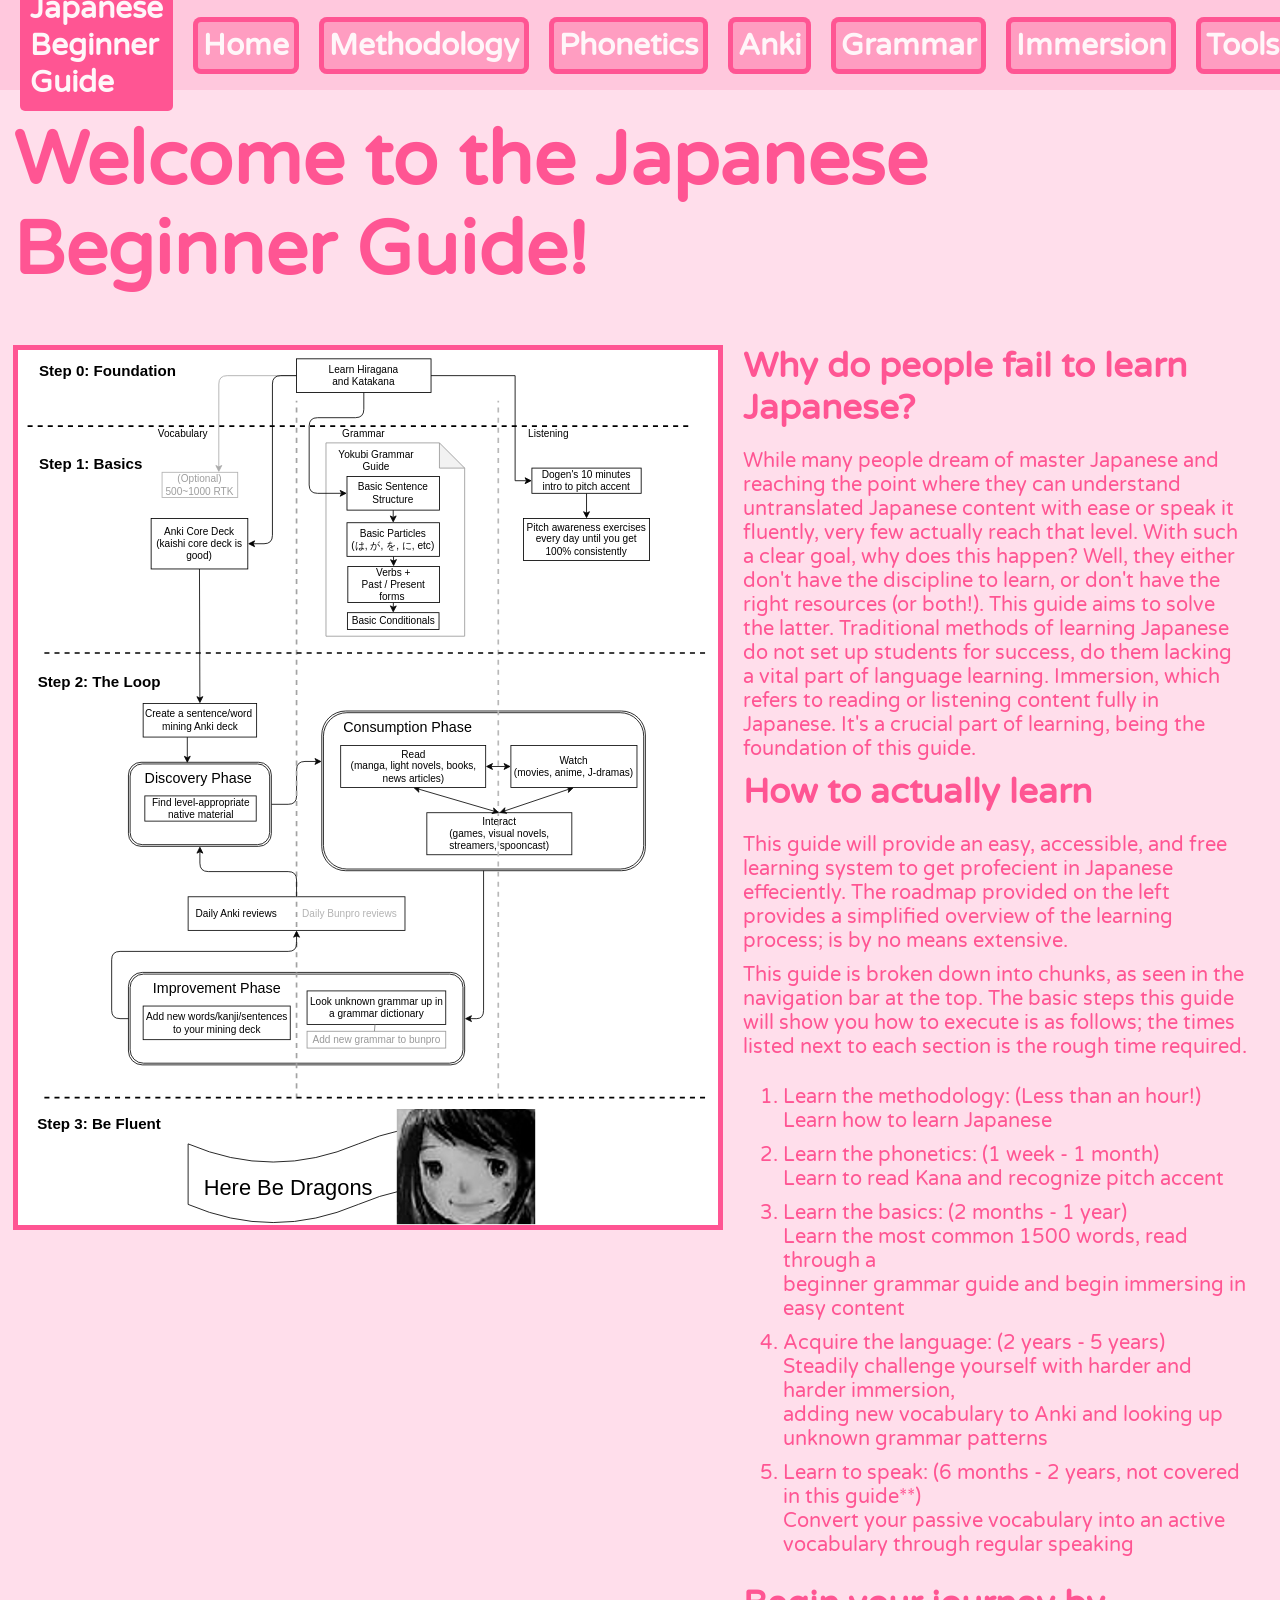
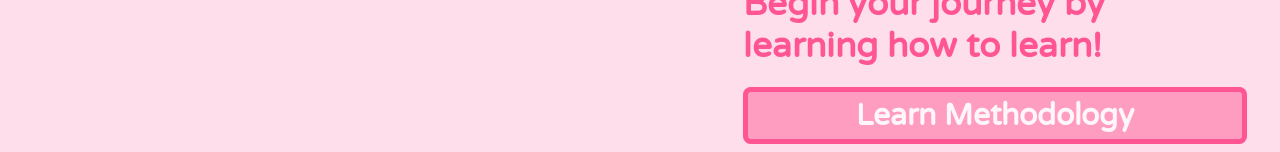
<file: index.html>
<!DOCTYPE html>
<html lang="en">
<head>
    <meta charset="UTF-8">
    <meta name="viewport" content="width=device-width, initial-scale=1.0">
    <title>Japanese Beginner Guide</title>
    <link rel="stylesheet" href="style.css">
    <link rel="preconnect" href="https://fonts.googleapis.com">
    <link rel="preconnect" href="https://fonts.gstatic.com" crossorigin>
    <link href="https://fonts.googleapis.com/css2?family=Varela+Round&display=swap" rel="stylesheet">

</head>
<body>
    <nav>
        <div class="title-box">
            <span class="website-title">Japanese Beginner Guide</span>
        </div>
        <button class="page-button"><a href="index.html" class="page-link">Home</a></button>
        <button class="page-button"><a href="methodology.html" class="page-link">Methodology</a></button>
        <button class="page-button"><a href="phonetics.html" class="page-link">Phonetics</a></button>
        <button class="page-button"><a href="anki.html" class="page-link">Anki</a></button>
        <button class="page-button"><a href="grammar.html" class="page-link">Grammar</a></button>
        <button class="page-button"><a href="immersion.html" class="page-link">Immersion</a></button>
        <button class="page-button"><a href="tools.html" class="page-link">Tools</a></button>
    </nav>

    <div id="content">

        <h1>Welcome to the Japanese Beginner Guide!</h1>
        <div class="content-box">
            <div class="content-image-box">
                <img class="roadmap" src="assets/japanese_learning_loop.svg" alt="Japanese learning loop roadmap.">
            </div>

            <div class="content-text-box">

                <h2>Why do people fail to learn Japanese?</h2>
                <p>While many people dream of master Japanese and reaching the point where they can understand untranslated Japanese content with ease or speak it fluently, very few actually reach that level. With such a clear goal, why does this happen? Well, they either don't have the discipline to learn, or don't have the right resources (or both!). This guide aims to solve the latter. Traditional methods of learning Japanese do not set up students for success, do them lacking a vital part of language learning. Immersion, which refers to reading or listening content fully in Japanese. It's a crucial part of learning, being the foundation of this guide.</p>

                <h2>How to actually learn</h2>
                <p>This guide will provide an easy, accessible, and free learning system to get profecient in Japanese effeciently. The roadmap provided on the left provides a simplified overview of the learning process; is by no means extensive.</p>
                <p>This guide is broken down into chunks, as seen in the navigation bar at the top. The basic steps this guide will show you how to execute is as follows; the times listed next to each section is the rough time required.</p>

                <ol>
                    <li>Learn the methodology: (Less than an hour!) <br>
                    Learn how to learn Japanese</li>

                    <li>Learn the phonetics: (1 week - 1 month) <br>
                    Learn to read Kana and recognize pitch accent</li>

                    <li>Learn the basics: (2 months - 1 year) <br>
                    Learn the most common 1500 words, read through a <br>
                    beginner grammar guide and begin immersing in easy content</li>

                    <li>Acquire the language: (2 years - 5 years) <br>
                    Steadily challenge yourself with harder and harder immersion, <br>
                    adding new vocabulary to Anki and looking up unknown grammar patterns</li>

                    <li>Learn to speak: (6 months - 2 years, not covered in this guide**) <br>
                    Convert your passive vocabulary into an active vocabulary through regular speaking</li>
                </ol>

                <h2>Begin your journey by learning how to learn!</h2>
                <button class="page-button"><a href="methodology.html" class="page-link">Learn Methodology</a></button>
            </div>
        </div>  
    </div>

</body>
</html>
</file>
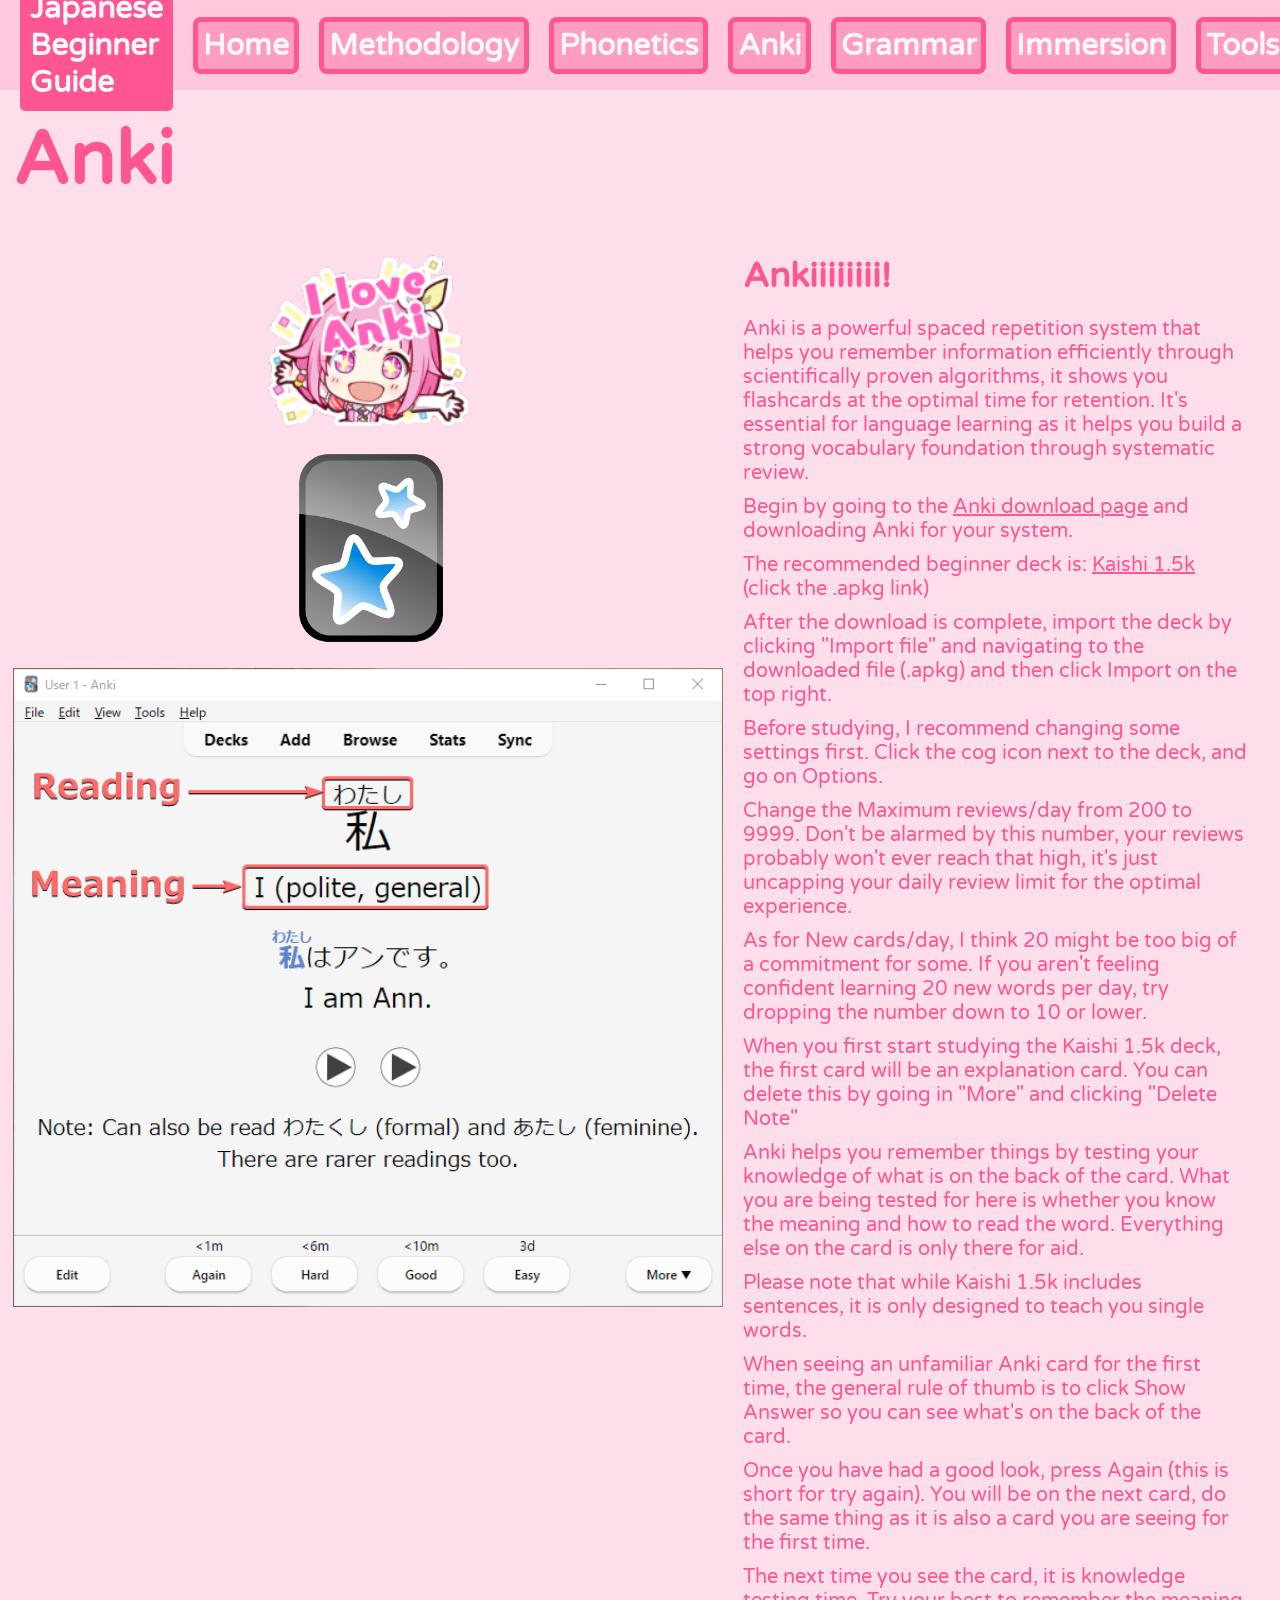
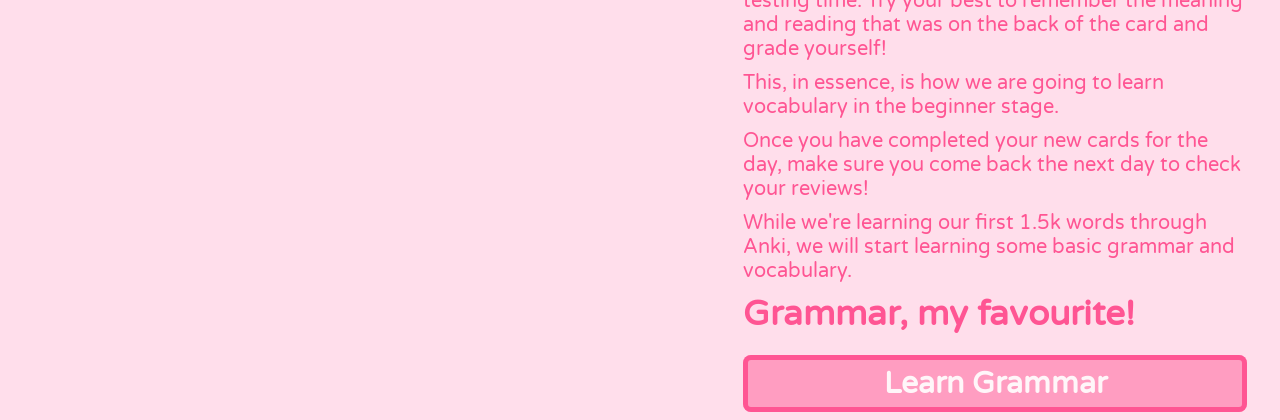
<file: anki.html>
<!DOCTYPE html>
<html lang="en">
<head>
    <meta charset="UTF-8">
    <meta name="viewport" content="width=device-width, initial-scale=1.0">
    <title>Japanese Beginner Guide - Anki</title>
    <link rel="stylesheet" href="style.css">
    <link rel="preconnect" href="https://fonts.googleapis.com">
    <link rel="preconnect" href="https://fonts.gstatic.com" crossorigin>
    <link href="https://fonts.googleapis.com/css2?family=Varela+Round&display=swap" rel="stylesheet">
</head>

<body>
    <nav>
        <div class="title-box">
            <span class="website-title">Japanese Beginner Guide</span>
        </div>

        <button class="page-button"><a href="index.html" class="page-link">Home</a></button>
        <button class="page-button"><a href="methodology.html" class="page-link">Methodology</a></button>
        <button class="page-button"><a href="phonetics.html" class="page-link">Phonetics</a></button>
        <button class="page-button"><a href="anki.html" class="page-link">Anki</a></button>
        <button class="page-button"><a href="grammar.html" class="page-link">Grammar</a></button>
        <button class="page-button"><a href="immersion.html" class="page-link">Immersion</a></button>
        <button class="page-button"><a href="tools.html" class="page-link">Tools</a></button>
    </nav>

    <div id="content">

        <h1>Anki</h1>
        <div class="content-box">

            <div class="content-image-box">
                <img class="smaller-image" src="assets/i-love-anki.png" alt="Illustration of an anime character saying 'I love Anki!'">
                <img class="smaller-image" src="assets/Anki-icon.svg.png" alt="Picture of the Anki logo">
                <img src="assets/ankikaishi.png" alt="">
            </div>

            <div class="content-text-box">
                <h2>Ankiiiiiiii!</h2>
                <p>Anki is a powerful spaced repetition system that helps you remember information efficiently through scientifically proven algorithms, it shows you flashcards at the optimal time for retention. It's essential for language learning as it helps you build a strong vocabulary foundation through systematic review.</p>
                <p>Begin by going to the <a href="https://apps.ankiweb.net">Anki download page</a> and downloading Anki for your system.</p>
                <p>The recommended beginner deck is: <a href="https://github.com/donkuri/Kaishi/releases">Kaishi 1.5k</a> (click the .apkg link)</p>
                <p>After the download is complete, import the deck by clicking "Import file" and navigating to the downloaded file (.apkg) and then click Import on the top right.</p>
                <p>Before studying, I recommend changing some settings first. Click the cog icon next to the deck, and go on Options.</p>
                <p>Change the Maximum reviews/day from 200 to 9999. Don't be alarmed by this number, your reviews probably won't ever reach that high, it's just uncapping your daily review limit for the optimal experience.</p>
                <p>As for New cards/day, I think 20 might be too big of a commitment for some. If you aren't feeling confident learning 20 new words per day, try dropping the number down to 10 or lower.</p>
                <p>When you first start studying the Kaishi 1.5k deck, the first card will be an explanation card. You can delete this by going in "More" and clicking "Delete Note"</p>
                <p>Anki helps you remember things by testing your knowledge of what is on the back of the card. What you are being tested for here is whether you know the meaning and how to read the word. Everything else on the card is only there for aid.</p>
                <p>Please note that while Kaishi 1.5k includes sentences, it is only designed to teach you single words.</p>
                <p>When seeing an unfamiliar Anki card for the first time, the general rule of thumb is to click Show Answer so you can see what's on the back of the card.</p>
                <p>Once you have had a good look, press Again (this is short for try again). You will be on the next card, do the same thing as it is also a card you are seeing for the first time.</p>
                <p>The next time you see the card, it is knowledge testing time. Try your best to remember the meaning and reading that was on the back of the card and grade yourself!</p>
                <p>This, in essence, is how we are going to learn vocabulary in the beginner stage.</p>
                <p>Once you have completed your new cards for the day, make sure you come back the next day to check your reviews!</p>
                <p>While we're learning our first 1.5k words through Anki, we will start learning some basic grammar and vocabulary.</p>


                <h2>Grammar, my favourite!</h2>
                <button class="page-button"><a href="grammar.html" class="page-link">Learn Grammar</a></button>
            </div>
        </div>   
    </div>

</body>
</html>
</file>
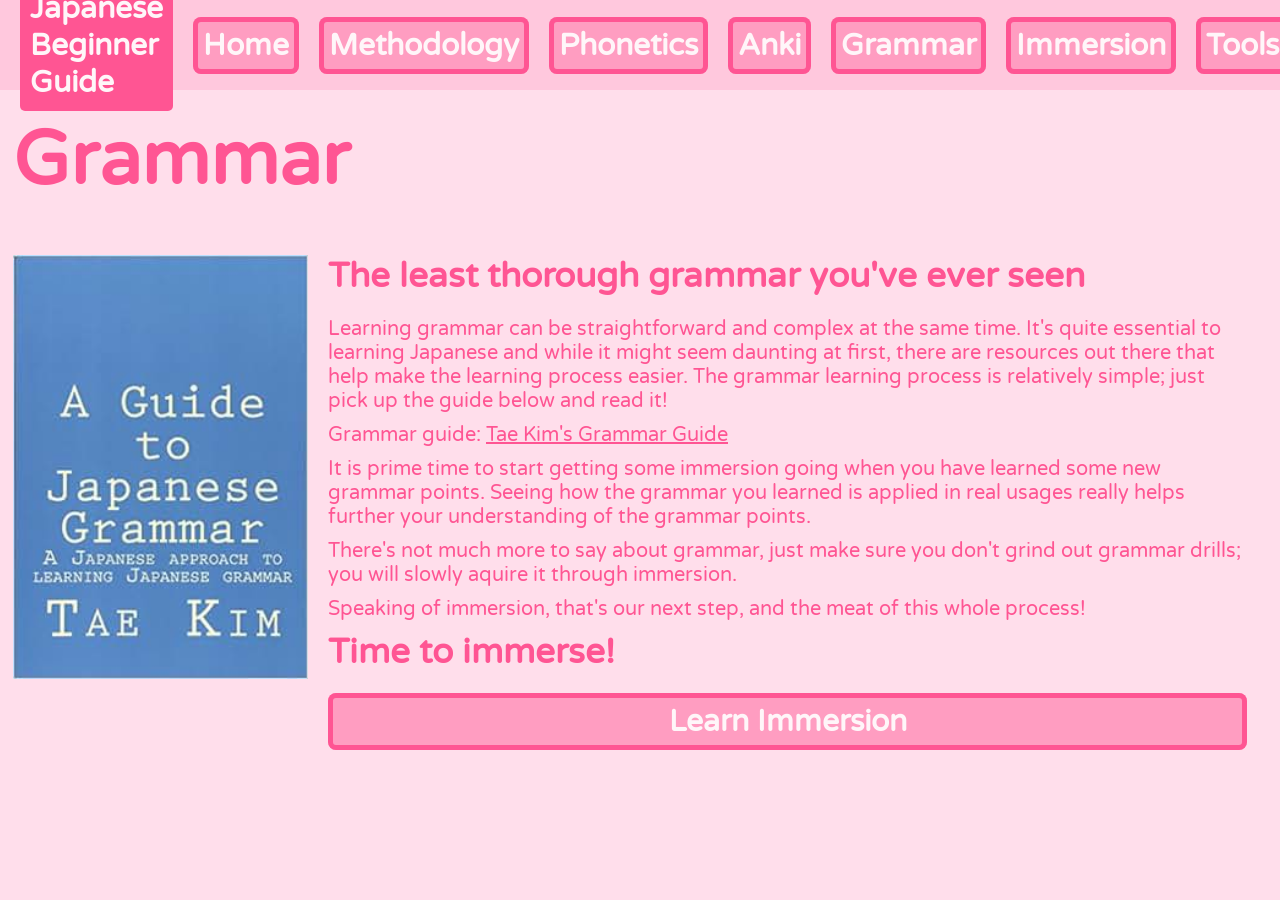
<file: grammar.html>
<!DOCTYPE html>
<html lang="en">
<head>
    <meta charset="UTF-8">
    <meta name="viewport" content="width=device-width, initial-scale=1.0">
    <title>Japanese Beginner Guide - Grammar</title>
    <link rel="stylesheet" href="style.css">
    <link rel="preconnect" href="https://fonts.googleapis.com">
    <link rel="preconnect" href="https://fonts.gstatic.com" crossorigin>
    <link href="https://fonts.googleapis.com/css2?family=Varela+Round&display=swap" rel="stylesheet">
</head>

<body>
    <nav>
        <div class="title-box">
            <span class="website-title">Japanese Beginner Guide</span>
        </div>

        <button class="page-button"><a href="index.html" class="page-link">Home</a></button>
        <button class="page-button"><a href="methodology.html" class="page-link">Methodology</a></button>
        <button class="page-button"><a href="phonetics.html" class="page-link">Phonetics</a></button>
        <button class="page-button"><a href="anki.html" class="page-link">Anki</a></button>
        <button class="page-button"><a href="grammar.html" class="page-link">Grammar</a></button>
        <button class="page-button"><a href="immersion.html" class="page-link">Immersion</a></button>
        <button class="page-button"><a href="tools.html" class="page-link">Tools</a></button>
    </nav>

    <div id="content">

        <h1>Grammar</h1>
        <div class="content-box">
            <div class="content-image-box">
                <img class="tae-kim-guide" src="assets/tae-kim-guide.jpg" alt="Cover of Tae Kim's Grammar Guide Book">
            </div>

            <div class="content-text-box">
                <h2>The least thorough grammar you've ever seen</h2>
                <p>Learning grammar can be straightforward and complex at the same time. It's quite essential to learning Japanese and while it might seem daunting at first, there are resources out there that help make the learning process easier. The grammar learning process is relatively simple; just pick up the guide below and read it!</p>
                <p>Grammar guide: <a href="https://guidetojapanese.org/learn/category/grammar-guide/basic-grammar/">Tae Kim's Grammar Guide</a></p>
                <p>It is prime time to start getting some immersion going when you have learned some new grammar points. Seeing how the grammar you learned is applied in real usages really helps further your understanding of the grammar points.</p>
                <p>There's not much more to say about grammar, just make sure you don't grind out grammar drills; you will slowly aquire it through immersion.</p>
                <p>Speaking of immersion, that's our next step, and the meat of this whole process!</p>
                <h2>Time to immerse!</h2>
                <button class="page-button"><a href="immersion.html" class="page-link">Learn Immersion</a></button>
            </div>
        </div>
    </div>

</body>
</html>
</file>
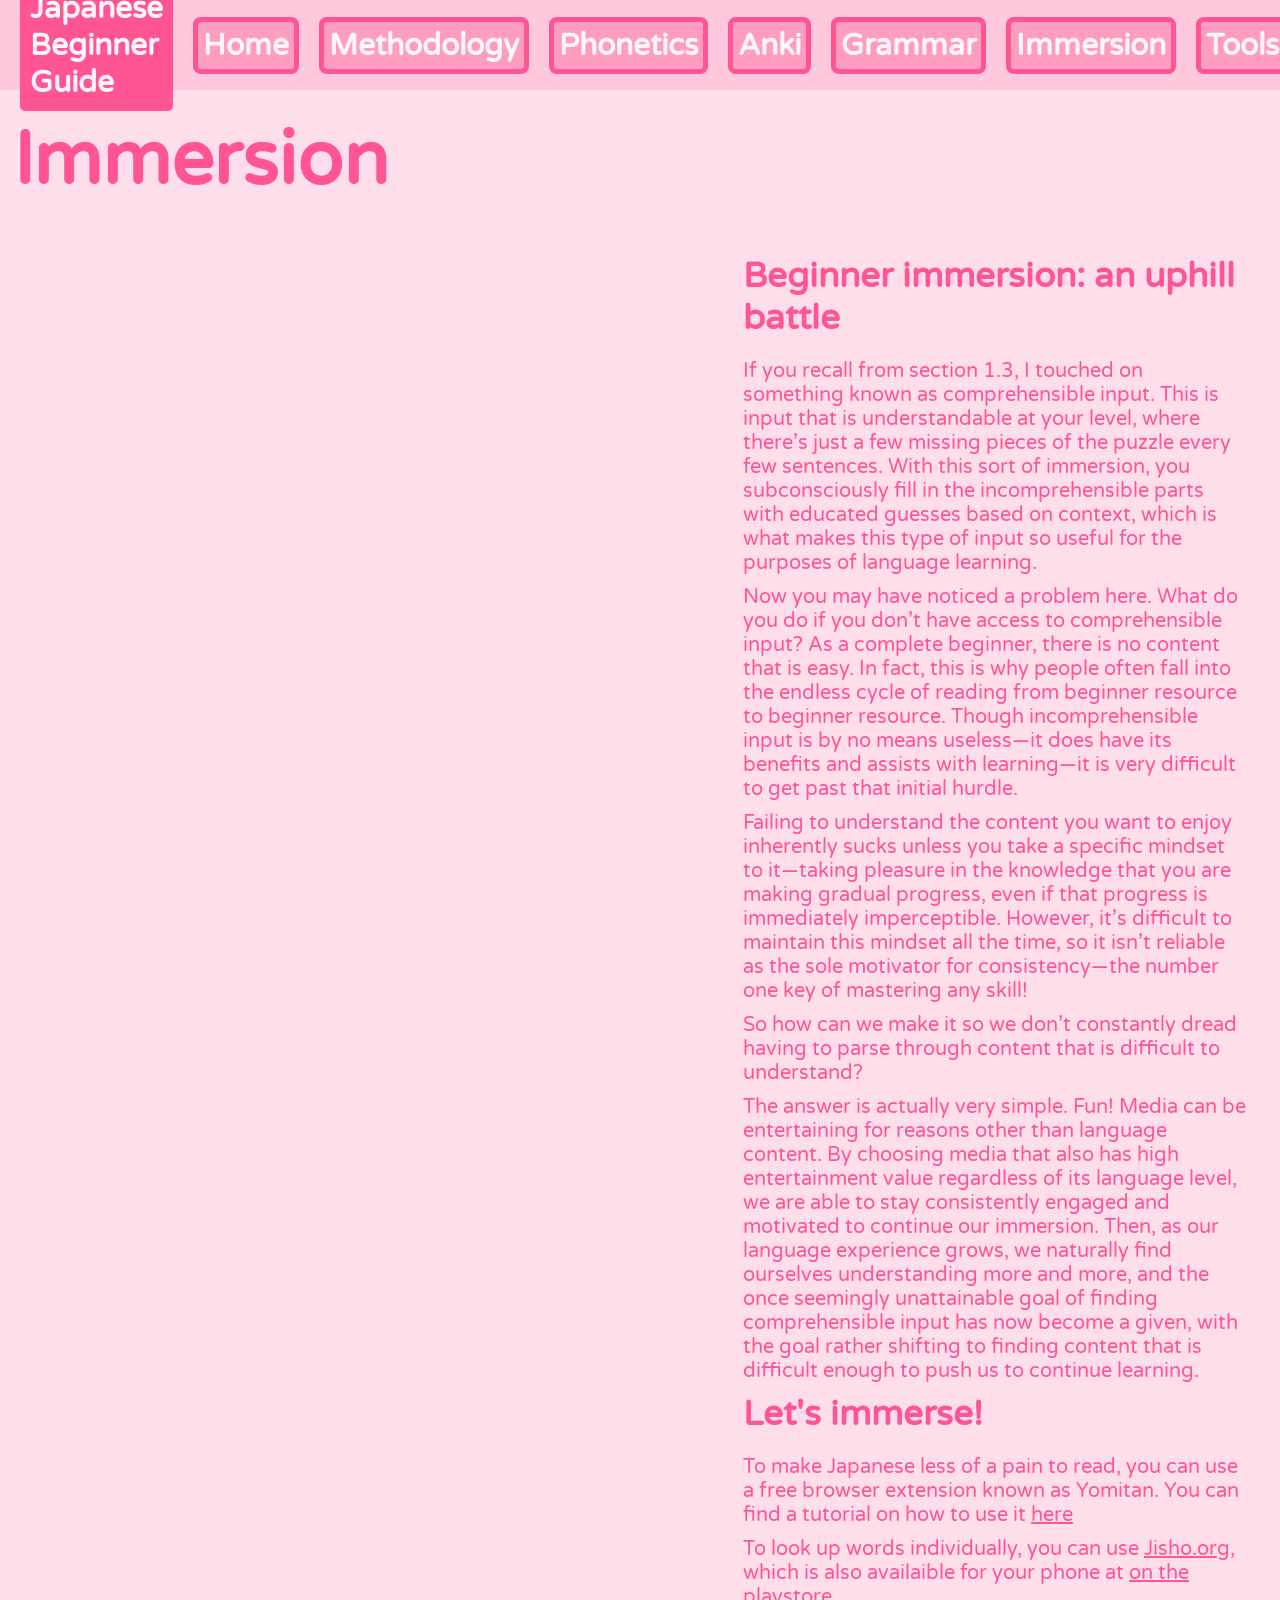
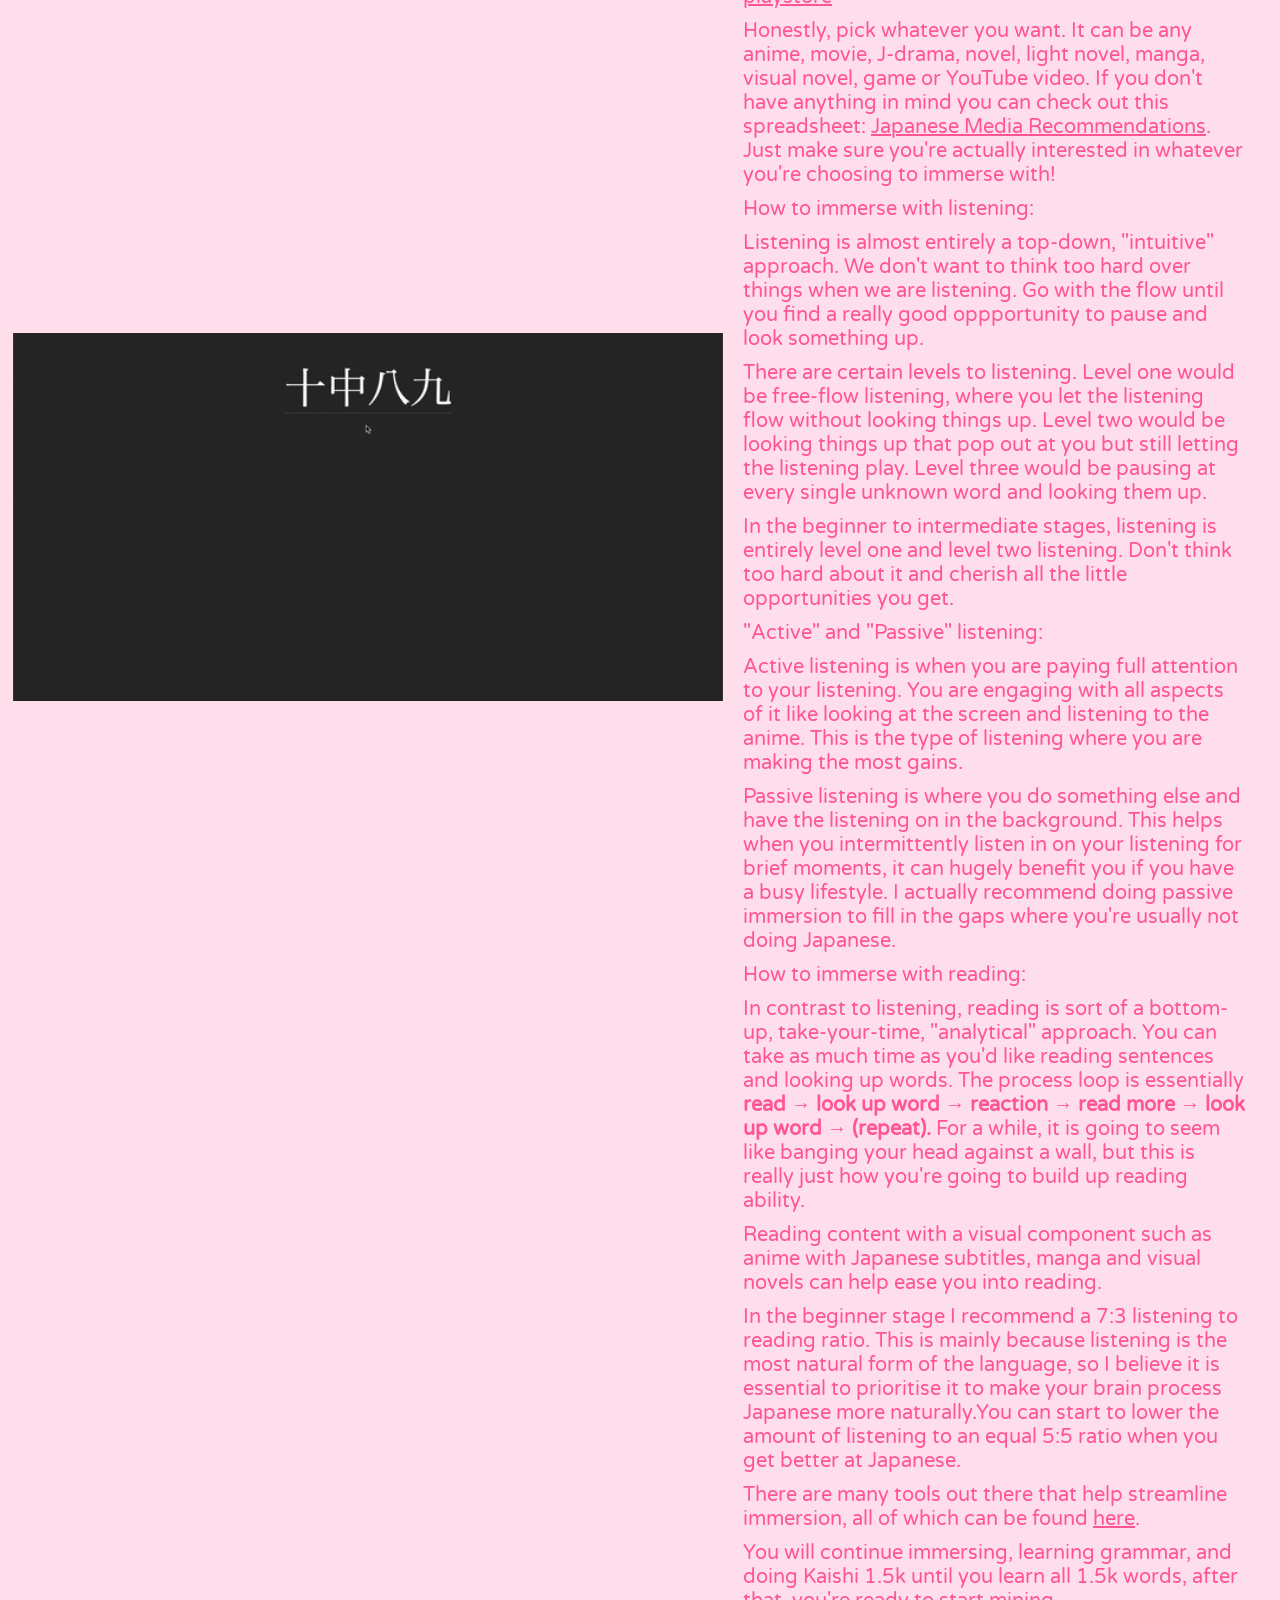
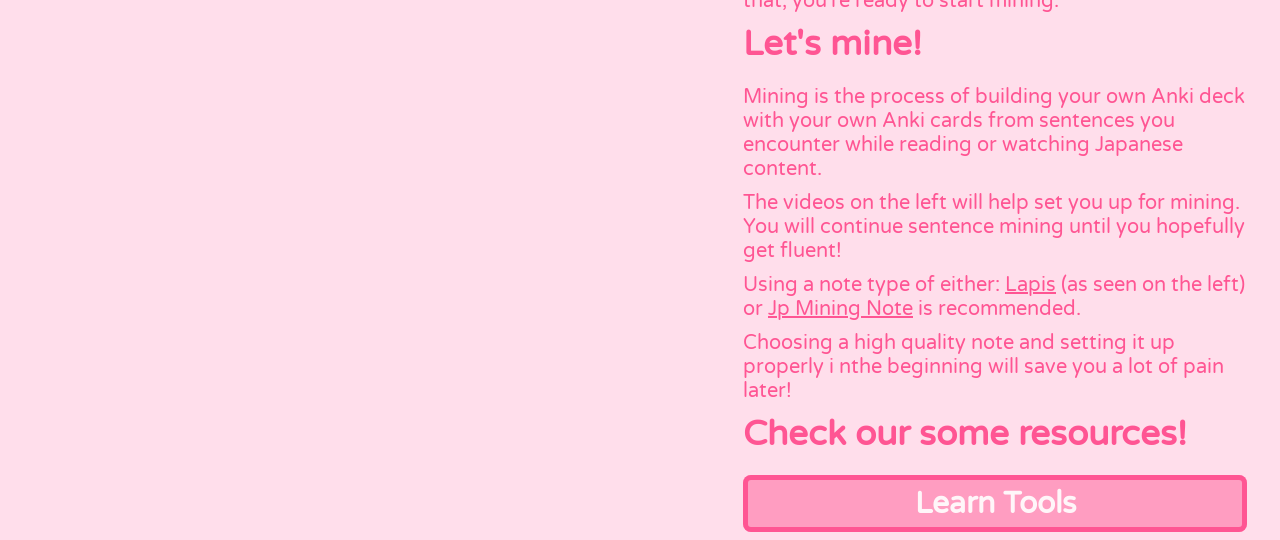
<file: immersion.html>
<!DOCTYPE html>
<html lang="en">
<head>
    <meta charset="UTF-8">
    <meta name="viewport" content="width=device-width, initial-scale=1.0">
    <title>Japanese Beginner Guide - Immersion</title>
    <link rel="stylesheet" href="style.css">
    <link rel="preconnect" href="https://fonts.googleapis.com">
    <link rel="preconnect" href="https://fonts.gstatic.com" crossorigin>
    <link href="https://fonts.googleapis.com/css2?family=Varela+Round&display=swap" rel="stylesheet">

</head>
<body>
    <nav>
        <div class="title-box">
            <span class="website-title">Japanese Beginner Guide</span>
        </div>
        <button class="page-button"><a href="index.html" class="page-link">Home</a></button>
        <button class="page-button"><a href="methodology.html" class="page-link">Methodology</a></button>
        <button class="page-button"><a href="phonetics.html" class="page-link">Phonetics</a></button>
        <button class="page-button"><a href="anki.html" class="page-link">Anki</a></button>
        <button class="page-button"><a href="grammar.html" class="page-link">Grammar</a></button>
        <button class="page-button"><a href="immersion.html" class="page-link">Immersion</a></button>
        <button class="page-button"><a href="tools.html" class="page-link">Tools</a></button>
    </nav>

    <div id="content">

        <h1>Immersion</h1>
        <div class="content-box">
            <div class="content-image-box">
                <iframe class="youtube-video-embed" width="560" height="315" src="https://www.youtube.com/embed/7q6DmAEW8ZQ?si=zBeiYqf22L-Yh3hn" title="YouTube video player" frameborder="0" allow="accelerometer; autoplay; clipboard-write; encrypted-media; gyroscope; picture-in-picture; web-share" referrerpolicy="strict-origin-when-cross-origin" allowfullscreen></iframe>
                <iframe class="youtube-video-embed" width="560" height="315" src="https://www.youtube.com/embed/BaguEnV4w3Y?si=jEd9hAMfRDaEBar9" title="YouTube video player" frameborder="0" allow="accelerometer; autoplay; clipboard-write; encrypted-media; gyroscope; picture-in-picture; web-share" referrerpolicy="strict-origin-when-cross-origin" allowfullscreen></iframe>
                <iframe class="youtube-video-embed" width="560" height="315" src="https://www.youtube.com/embed/QBcQJESGQvc?si=CEvmkOmmKTP0HNhZ" title="YouTube video player" frameborder="0" allow="accelerometer; autoplay; clipboard-write; encrypted-media; gyroscope; picture-in-picture; web-share" referrerpolicy="strict-origin-when-cross-origin" allowfullscreen></iframe>
                <iframe class="youtube-video-embed" width="560" height="315" src="https://www.youtube.com/embed/B60cj69MSmA?si=fsClTL-NFq4y0imc" title="YouTube video player" frameborder="0" allow="accelerometer; autoplay; clipboard-write; encrypted-media; gyroscope; picture-in-picture; web-share" referrerpolicy="strict-origin-when-cross-origin" allowfullscreen></iframe>           
                <img src="assets/Lapis.gif" alt="Demonstration of someone using the Lapis Note type">
            </div>

            <div class="content-text-box">

                <h2>Beginner immersion: an uphill battle</h2>
                <p>If you recall from section 1.3, I touched on something known as comprehensible input. This is input that is understandable at your level, where there’s just a few missing pieces of the puzzle every few sentences. With this sort of immersion, you subconsciously fill in the incomprehensible parts with educated guesses based on context, which is what makes this type of input so useful for the purposes of language learning.</p>
                <p>Now you may have noticed a problem here. What do you do if you don’t have access to comprehensible input? As a complete beginner, there is no content that is easy. In fact, this is why people often fall into the endless cycle of reading from beginner resource to beginner resource. Though incomprehensible input is by no means useless—it does have its benefits and assists with learning—it is very difficult to get past that initial hurdle.</p>
                <p>Failing to understand the content you want to enjoy inherently sucks unless you take a specific mindset to it—taking pleasure in the knowledge that you are making gradual progress, even if that progress is immediately imperceptible. However, it’s difficult to maintain this mindset all the time, so it isn’t reliable as the sole motivator for consistency—the number one key of mastering any skill!</p>
                <p>So how can we make it so we don’t constantly dread having to parse through content that is difficult to understand?</p>
                <p>The answer is actually very simple. Fun! Media can be entertaining for reasons other than language content. By choosing media that also has high entertainment value regardless of its language level, we are able to stay consistently engaged and motivated to continue our immersion. Then, as our language experience grows, we naturally find ourselves understanding more and more, and the once seemingly unattainable goal of finding comprehensible input has now become a given, with the goal rather shifting to finding content that is difficult enough to push us to continue learning.</p>

                <h2>Let's immerse!</h2>
                <p>To make Japanese less of a pain to read, you can use a free browser extension known as Yomitan. You can find a tutorial on how to use it <a href="https://learnjapanese.moe/yomichan/">here</a></p>
                <p>To look up words individually, you can use <a href="https://jisho.org">Jisho.org</a>, which is also availaible for your phone at <a href="https://play.google.com/store/apps/details?id=wtf.boomy.jishox&hl=en">on the playstore</a></p>
                <p>Honestly, pick whatever you want. It can be any anime, movie, J-drama, novel, light novel, manga, visual novel, game or YouTube video. If you don't have anything in mind you can check out this spreadsheet: <a href="                https://docs.google.com/spreadsheets/d/1w42HEKEu2AzZg9K7PI0ma9ICmr2qYEKQ9IF4XxFSnQU/edit?gid=1999205540#gid=1999205540">Japanese Media Recommendations</a>. Just make sure you're actually interested in whatever you're choosing to immerse with!</p>                

                <p>How to immerse with listening:</p>
                <p>Listening is almost entirely a top-down, "intuitive" approach. We don't want to think too hard over things when we are listening. Go with the flow until you find a really good oppportunity to pause and look something up.</p>
                <p>There are certain levels to listening. Level one would be free-flow listening, where you let the listening flow without looking things up. Level two would be looking things up that pop out at you but still letting the listening play. Level three would be pausing at every single unknown word and looking them up.</p>
                <p>In the beginner to intermediate stages, listening is entirely level one and level two listening. Don't think too hard about it and cherish all the little opportunities you get.</p>
                <p>"Active" and "Passive" listening:</p>
                <p>Active listening is when you are paying full attention to your listening. You are engaging with all aspects of it like looking at the screen and listening to the anime. This is the type of listening where you are making the most gains.</p>
                <p>Passive listening is where you do something else and have the listening on in the background. This helps when you intermittently listen in on your listening for brief moments, it can hugely benefit you if you have a busy lifestyle. I actually recommend doing passive immersion to fill in the gaps where you're usually not doing Japanese.</p>
                <p>How to immerse with reading:</p>
                <p>In contrast to listening, reading is sort of a bottom-up, take-your-time, "analytical" approach. You can take as much time as you'd like reading sentences and looking up words. The process loop is essentially <strong>read → look up word → reaction → read more → look up word → (repeat).</strong> For a while, it is going to seem like banging your head against a wall, but this is really just how you're going to build up reading ability.</p>
                <p>Reading content with a visual component such as anime with Japanese subtitles, manga and visual novels can help ease you into reading.</p>
                <p>In the beginner stage I recommend a 7:3 listening to reading ratio. This is mainly because listening is the most natural form of the language, so I believe it is essential to prioritise it to make your brain process Japanese more naturally.You can start to lower the amount of listening to an equal 5:5 ratio when you get better at Japanese.</p>
                <p>There are many tools out there that help streamline immersion, all of which can be found <a href="tools.html">here</a>.</p>
                <p>You will continue immersing, learning grammar, and doing Kaishi 1.5k until you learn all 1.5k words, after that, you're ready to start mining.</p>

                <h2>Let's mine!</h2>
                <p>Mining is the process of building your own Anki deck with your own Anki cards from sentences you encounter while reading or watching Japanese content.</p>
                <p>The videos on the left will help set you up for mining. You will continue sentence mining until you hopefully get fluent!</p>

                <p>Using a note type of either: <a href="https://github.com/donkuri/lapis">Lapis</a> (as seen on the left) or <a href="https://arbyste.github.io/jp-mining-note-prerelease/">Jp Mining Note</a> is recommended.</p>
                <p>Choosing a high quality note and setting it up properly i nthe beginning will save you a lot of pain later!</p>

                <h2>Check our some resources!</h2>
                <button class="page-button"><a href="tools.html" class="page-link">Learn Tools</a></button>
            </div>
        </div>
    </div>

</body>
</html>
</file>
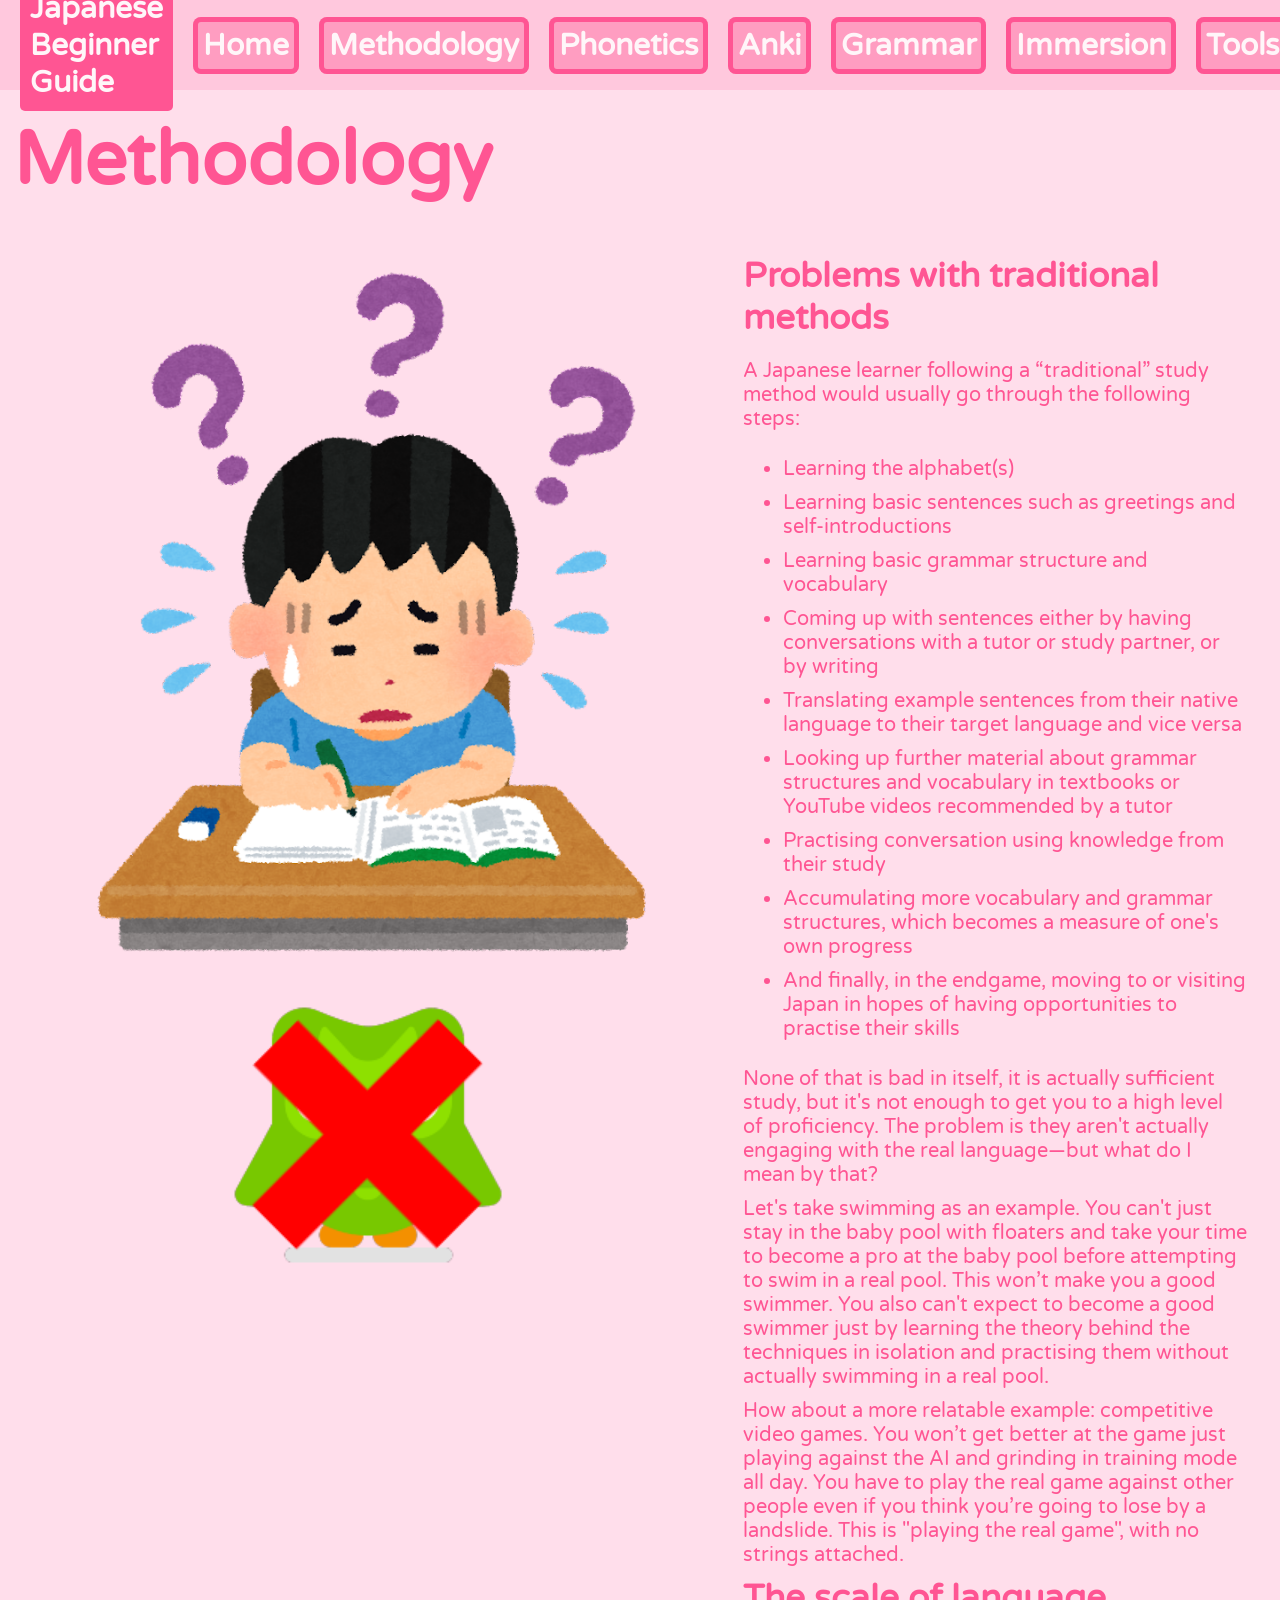
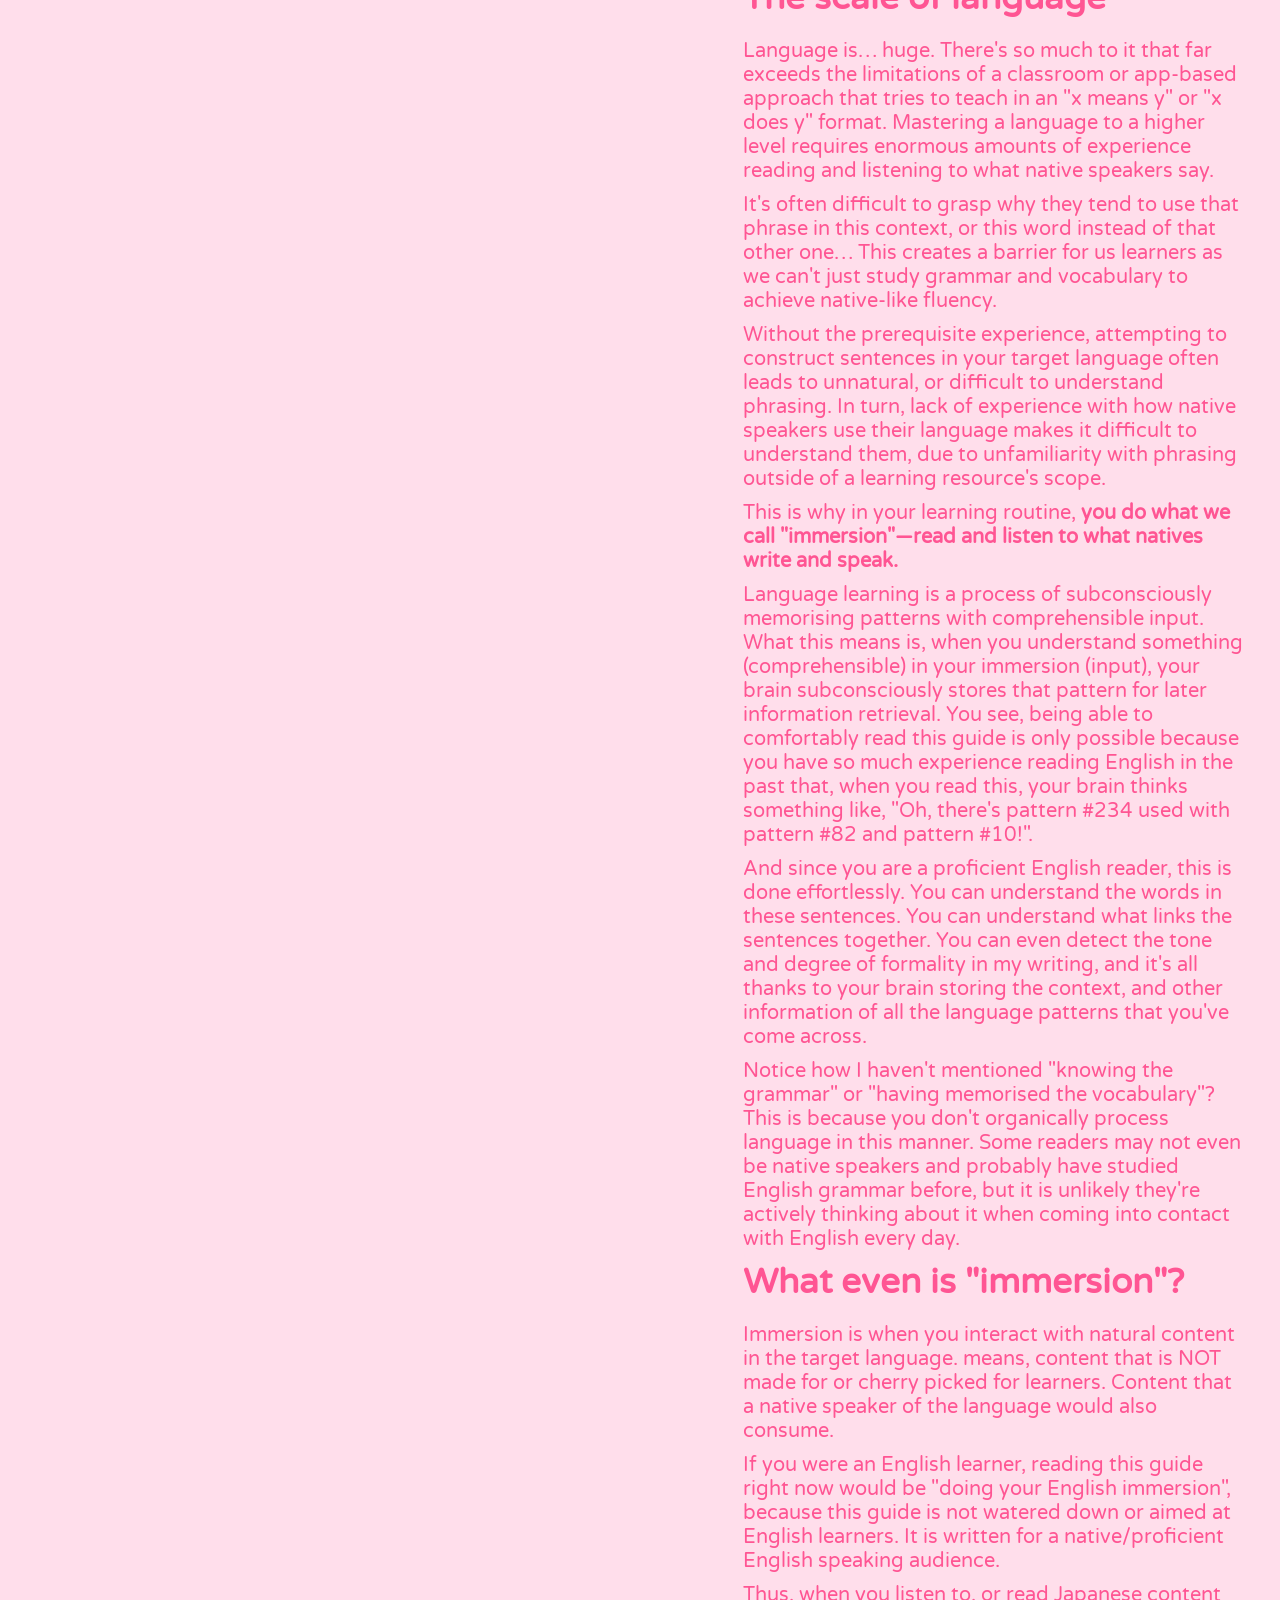
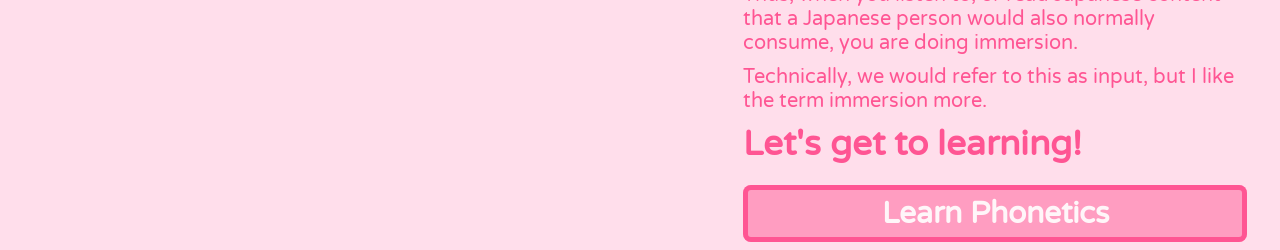
<file: methodology.html>
<!DOCTYPE html>
<html lang="en">
<head>
    <meta charset="UTF-8">
    <meta name="viewport" content="width=device-width, initial-scale=1.0">
    <title>Japanese Beginner Guide - Methodology</title>
    <link rel="stylesheet" href="style.css">
    <link rel="preconnect" href="https://fonts.googleapis.com">
    <link rel="preconnect" href="https://fonts.gstatic.com" crossorigin>
    <link href="https://fonts.googleapis.com/css2?family=Varela+Round&display=swap" rel="stylesheet">

</head>
<body>
    <nav>
        <div class="title-box">
            <span class="website-title">Japanese Beginner Guide</span>
        </div>
        <button class="page-button"><a href="index.html" class="page-link">Home</a></button>
        <button class="page-button"><a href="methodology.html" class="page-link">Methodology</a></button>
        <button class="page-button"><a href="phonetics.html" class="page-link">Phonetics</a></button>
        <button class="page-button"><a href="anki.html" class="page-link">Anki</a></button>
        <button class="page-button"><a href="grammar.html" class="page-link">Grammar</a></button>
        <button class="page-button"><a href="immersion.html" class="page-link">Immersion</a></button>
        <button class="page-button"><a href="tools.html" class="page-link">Tools</a></button>
    </nav>

    <div id="content">

        <h1>Methodology</h1>
        <div class="content-box">
            <div class="content-image-box">
                <img class="study-wakaranai-boy" src="assets/study_wakaranai_boy.png" alt="Illustration of a boy struggling to learn Japanese.">
                <img class="medium-image" src="assets/noduo.png" alt="Picture of Duolingo with a big X over him">
                <iframe class="youtube-video-embed" width="560" height="315" src="https://www.youtube.com/embed/au4CoCLi1Is?si=3_nwNhmL-fcLvSyU" title="YouTube video player" frameborder="0" allow="accelerometer; autoplay; clipboard-write; encrypted-media; gyroscope; picture-in-picture; web-share" referrerpolicy="strict-origin-when-cross-origin" allowfullscreen></iframe>
                <iframe class="youtube-video-embed" width="560" height="315" src="https://www.youtube.com/embed/S3qvRXlL31U?si=UU9c4UPfq8bpzt-3" title="YouTube video player" frameborder="0" allow="accelerometer; autoplay; clipboard-write; encrypted-media; gyroscope; picture-in-picture; web-share" referrerpolicy="strict-origin-when-cross-origin" allowfullscreen></iframe> 
            </div>

            <div class="content-text-box">
                <h2>Problems with traditional methods</h2>
                <p>A Japanese learner following a “traditional” study method would usually go through the following steps:</p>
                
                <ul>
                    <li>Learning the alphabet(s)</li>
                    <li>Learning basic sentences such as greetings and self-introductions</li>
                    <li>Learning basic grammar structure and vocabulary</li>
                    <li>Coming up with sentences either by having conversations with a tutor or study partner, or by writing</li>
                    <li>Translating example sentences from their native language to their target language and vice versa</li>
                    <li>Looking up further material about grammar structures and vocabulary in textbooks or YouTube videos recommended by a tutor</li>
                    <li>Practising conversation using knowledge from their study</li>
                    <li>Accumulating more vocabulary and grammar structures, which becomes a measure of one's own progress</li>
                    <li>And finally, in the endgame, moving to or visiting Japan in hopes of having opportunities to practise their skills</li>
                </ul>

                <p>None of that is bad in itself, it is actually sufficient study, but it's not enough to get you to a high level of proficiency. The problem is they aren't actually engaging with the real language—but what do I mean by that?</p>
                <p>Let's take swimming as an example. You can't just stay in the baby pool with floaters and take your time to become a pro at the baby pool before attempting to swim in a real pool. This won’t make you a good swimmer. You also can't expect to become a good swimmer just by learning the theory behind the techniques in isolation and practising them without actually swimming in a real pool.</p>
                <p>How about a more relatable example: competitive video games. You won’t get better at the game just playing against the AI and grinding in training mode all day. You have to play the real game against other people even if you think you’re going to lose by a landslide. This is "playing the real game", with no strings attached.</p>

                <h2>The scale of language</h2>
                <p>Language is… huge. There's so much to it that far exceeds the limitations of a classroom or app-based approach that tries to teach in an "x means y" or "x does y" format. Mastering a language to a higher level requires enormous amounts of experience reading and listening to what native speakers say.</p>
                <p>It's often difficult to grasp why they tend to use that phrase in this context, or this word instead of that other one… This creates a barrier for us learners as we can't just study grammar and vocabulary to achieve native-like fluency.</p>
                <p>Without the prerequisite experience, attempting to construct sentences in your target language often leads to unnatural, or difficult to understand phrasing. In turn, lack of experience with how native speakers use their language makes it difficult to understand them, due to unfamiliarity with phrasing outside of a learning resource's scope.</p>
                <p>This is why in your learning routine, <strong>you do what we call "immersion"—read and listen to what natives write and speak.</strong></p>
                <p>Language learning is a process of subconsciously memorising patterns with comprehensible input. What this means is, when you understand something (comprehensible) in your immersion (input), your brain subconsciously stores that pattern for later information retrieval. You see, being able to comfortably read this guide is only possible because you have so much experience reading English in the past that, when you read this, your brain thinks something like, "Oh, there's pattern #234 used with pattern #82 and pattern #10!".</p>
                <p>And since you are a proficient English reader, this is done effortlessly. You can understand the words in these sentences. You can understand what links the sentences together. You can even detect the tone and degree of formality in my writing, and it's all thanks to your brain storing the context, and other information of all the language patterns that you've come across.</p>
                <p>Notice how I haven't mentioned "knowing the grammar" or "having memorised the vocabulary"? This is because you don't organically process language in this manner. Some readers may not even be native speakers and probably have studied English grammar before, but it is unlikely they're actively thinking about it when coming into contact with English every day.</p>
                        
                <h2>What even is "immersion"?</h2>
                <p>Immersion is when you interact with natural content in the target language.  means, content that is NOT made for or cherry picked for learners. Content that a native speaker of the language would also consume.</p>
                <p>If you were an English learner, reading this guide right now would be "doing your English immersion", because this guide is not watered down or aimed at English learners. It is written for a native/proficient English speaking audience.</p>
                <p>Thus, when you listen to, or read Japanese content that a Japanese person would also normally consume, you are doing immersion.</p>
                <p>Technically, we would refer to this as input, but I like the term immersion more.</p>

                <h2>Let's get to learning!</h2>
                <button class="page-button"><a href="phonetics.html" class="page-link">Learn Phonetics</a></button>
            </div>
        </div>
    </div>

</body>
</html>
</file>
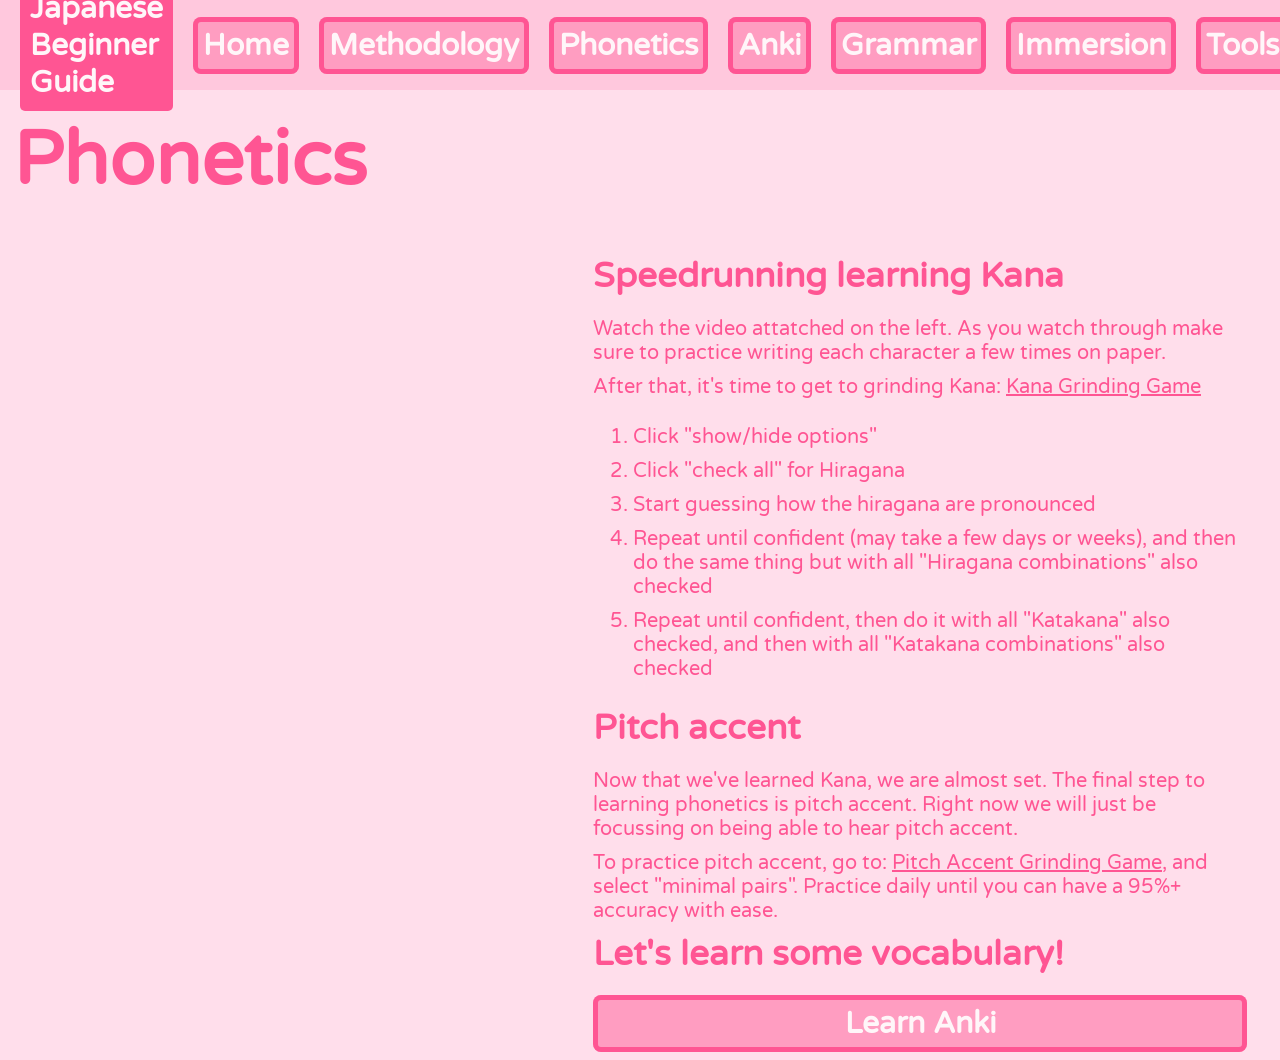
<file: phonetics.html>
<!DOCTYPE html>
<html lang="en">
<head>
    <meta charset="UTF-8">
    <meta name="viewport" content="width=device-width, initial-scale=1.0">
    <title>Japanese Beginner Guide - Phonetics</title>
    <link rel="stylesheet" href="style.css">
    <link rel="preconnect" href="https://fonts.googleapis.com">
    <link rel="preconnect" href="https://fonts.gstatic.com" crossorigin>
    <link href="https://fonts.googleapis.com/css2?family=Varela+Round&display=swap" rel="stylesheet">

</head>
<body>
    <nav>
        <div class="title-box">
            <span class="website-title">Japanese Beginner Guide</span>
        </div>

        <button class="page-button"><a href="index.html" class="page-link">Home</a></button>
        <button class="page-button"><a href="methodology.html" class="page-link">Methodology</a></button>
        <button class="page-button"><a href="phonetics.html" class="page-link">Phonetics</a></button>
        <button class="page-button"><a href="anki.html" class="page-link">Anki</a></button>
        <button class="page-button"><a href="grammar.html" class="page-link">Grammar</a></button>
        <button class="page-button"><a href="immersion.html" class="page-link">Immersion</a></button>
        <button class="page-button"><a href="tools.html" class="page-link">Tools</a></button>
    </nav>

    <div id="content">
        <h1>Phonetics</h1>

        <div class="content-box">
            <div class="content-image-box">
                <iframe width="560" height="315" src="https://www.youtube.com/embed/_wZHqOghvSs?si=V9LZAO0HHay7NMns" title="YouTube video player" frameborder="0" allow="accelerometer; autoplay; clipboard-write; encrypted-media; gyroscope; picture-in-picture; web-share" referrerpolicy="strict-origin-when-cross-origin" allowfullscreen></iframe>
                <iframe width="560" height="315" src="https://www.youtube.com/embed/O6AoilGEers?si=om7-AWwkjjFOs7_M" title="YouTube video player" frameborder="0" allow="accelerometer; autoplay; clipboard-write; encrypted-media; gyroscope; picture-in-picture; web-share" referrerpolicy="strict-origin-when-cross-origin" allowfullscreen></iframe>
            </div>

            <div class="content-text-box">
                <h2>Speedrunning learning Kana</h2>
                <p>Watch the video attatched on the left. As you watch through make sure to practice writing each character a few times on paper.</p>
                <p>After that, it's time to get to grinding Kana: <a href="https://djtguide.neocities.org/kana/">Kana Grinding Game</a></p>

                <ol>
                    <li>Click "show/hide options"</li>
                    <li>Click "check all" for Hiragana</li>
                    <li>Start guessing how the hiragana are pronounced</li>
                    <li>Repeat until confident (may take a few days or weeks), and then do the same thing but with all "Hiragana combinations" also checked</li>
                    <li>Repeat until confident, then do it with all "Katakana" also checked, and then with all "Katakana combinations" also checked</li>
                </ol>

                <h2>Pitch accent</h2>
                <p>Now that we've learned Kana, we are almost set. The final step to learning phonetics is pitch accent. Right now we will just be focussing on being able to hear pitch accent.</p>
                <p>To practice pitch accent, go to: <a href="https://kotu.io/tests">Pitch Accent Grinding Game</a>, and select "minimal pairs". Practice daily until you can have a 95%+ accuracy with ease.</p>

                <h2>Let's learn some vocabulary!</h2>
                <button class="page-button"><a href="anki.html" class="page-link">Learn Anki</a></button>
            </div>
        </div>      
    </div>

</body>
</html>
</file>
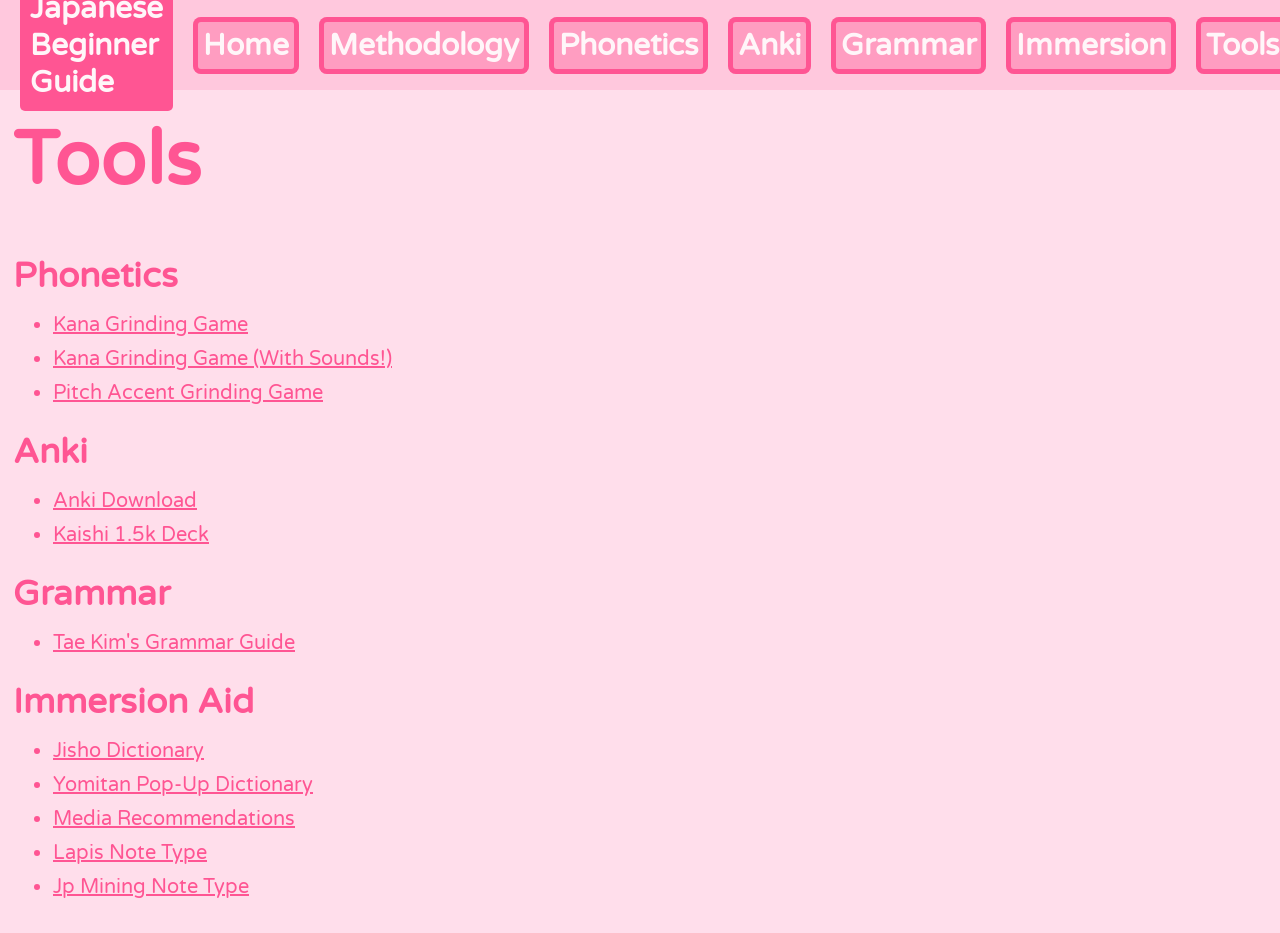
<file: tools.html>
<!DOCTYPE html>
<html lang="en">
<head>
    <meta charset="UTF-8">
    <meta name="viewport" content="width=device-width, initial-scale=1.0">
    <title>Japanese Beginner Guide - Tools</title>
    <link rel="stylesheet" href="style.css">
    <link rel="preconnect" href="https://fonts.googleapis.com">
    <link rel="preconnect" href="https://fonts.gstatic.com" crossorigin>
    <link href="https://fonts.googleapis.com/css2?family=Varela+Round&display=swap" rel="stylesheet">

</head>
<body>
    <nav>
        <div class="title-box">
            <span class="website-title">Japanese Beginner Guide</span>
        </div>
        <button class="page-button"><a href="index.html" class="page-link">Home</a></button>
        <button class="page-button"><a href="methodology.html" class="page-link">Methodology</a></button>
        <button class="page-button"><a href="phonetics.html" class="page-link">Phonetics</a></button>
        <button class="page-button"><a href="anki.html" class="page-link">Anki</a></button>
        <button class="page-button"><a href="grammar.html" class="page-link">Grammar</a></button>
        <button class="page-button"><a href="immersion.html" class="page-link">Immersion</a></button>
        <button class="page-button"><a href="tools.html" class="page-link">Tools</a></button>
    </nav>

    <div id="content">

        <h1>Tools</h1>
        <div class="content-box">

            <div class="content-text-box">

                <h2 class="no-margin">Phonetics</h2>
                <ul>
                    <li><a href="https://djtguide.neocities.org/kana/">Kana Grinding Game</a></li>
                    <li><a href="https://kuuuube.github.io/kana-quiz-sounds/">Kana Grinding Game (With Sounds!)</a></li>
                    <li><a href="https://kotu.io/tests">Pitch Accent Grinding Game</a></li>
                </ul>

                <h2 class="no-margin">Anki</h2>
                <ul>
                    <li><a href="https://apps.ankiweb.net">Anki Download</a></li>
                    <li><a href="https://github.com/donkuri/Kaishi/releases">Kaishi 1.5k Deck</a></li>
                </ul>

                <h2 class="no-margin">Grammar</h2>
                <ul>
                    <li><a href="https://guidetojapanese.org/learn/category/grammar-guide/basic-grammar/">Tae Kim's Grammar Guide</a></li>
                </ul>

                <h2 class="no-margin">Immersion Aid</h2>
                <ul>
                    <li><a href="https://jisho.org">Jisho Dictionary</a></li>
                    <li><a href="https://learnjapanese.moe/yomichan/">Yomitan Pop-Up Dictionary</a></li>
                    <li><a href="https://docs.google.com/spreadsheets/d/1w42HEKEu2AzZg9K7PI0ma9ICmr2qYEKQ9IF4XxFSnQU/edit?gid=1999205540#gid=1999205540">Media Recommendations</a></li>
                    <li><a href="https://github.com/donkuri/lapis">Lapis Note Type</a></li>
                    <li><a href="https://arbyste.github.io/jp-mining-note-prerelease/">Jp Mining Note Type</a></li>
                </ul>

            </div>
        </div>  
    </div>

</body>
</html>
</file>
<file: style.css>
/* https://coolors.co/palette/cdb4db-ffc8dd-ffafcc-bde0fe-a2d2ff */

:root {
    --mid-pink: #ff9dc1;
    --soft-pink: #FFC8DD;
    --super-soft-pink: #ffdeeb;
    --bright-pink: #ff5593;
    --soft-white: #fff6f9;
    --hover-pink: #f77ba8;
}

.varela-round-regular {
  font-family: "Varela Round", sans-serif;
  font-weight: 400;
  font-style: normal;
}

body {
    margin-top: 115px;
    background-color: var(--super-soft-pink);
    color: var(--bright-pink);
}

p a, li a, a {
    color: var(--bright-pink);
}

nav {   
    background-color: var(--soft-pink);
    display: flex;
    position: fixed;
    top: 0;
    left: 0;
    right: 0;
    height: 90px;
    padding-left: 20px;
    align-items: center;
    column-gap: 20px;
    font-family: "Varela Round";
}

.page-link {    
    font-size: 30px;
    font-weight: 650;
    font-family: "Varela Round";
    text-decoration: none;
    color: var(--soft-white);
}

.page-button {
    background-color: var(--mid-pink);
    border-radius:8px;
    box-shadow: inset 0 4px 8px 0 var(--mid-pink), 0 6px 25px 0 rgba(0, 0, 0, 0.19);
    transition: background-color 0.3s ease-in-out, transform 0.3s ease-in-out;
    padding: 10px;
    box-shadow: inset 0 0 0 5px var(--bright-pink);
    border-style: none;
}

.page-button:hover {
    background-color: var(--hover-pink);
    transform: scale(1.02);
}

.page-button:active {
    background-color: var(--bright-pink);
}

.website-title {
    font-size: 30px;
    font-weight: 900;
    font-family: "Varela Round";
    text-decoration: none;
    color: var(--soft-white);
    cursor: default;
}

.title-box {
    background-color: var(--bright-pink);
    border-radius: 5px;
    padding: 10px;
    
}

#content {
    margin: 5px;
}

h1 {
    font-size: 75px;
}

#content {
    font-family: "Varela Round";
}

#content p, li {
    font-size: 20px;
    margin-bottom: 10px;
}

h2 {
    font-size: 35px;
    margin: 0;
    margin-bottom: 20px;
}

.no-margin {
    margin: 0;
}

.content-box {
    display: flex;
    column-gap: 20px;
    margin-right: 20px;
}

.content-text-box p {
    margin: 0;
}

.content-text-box {
    display: flex;
    flex-direction: column;
}

.content-image-box {
    display: flex;
    flex-direction: column;
    row-gap: 20px;
    align-items: center;
}

.content-image-box img {
    width: 710px;
}

img.roadmap {
    width: 700px;
    height: 875px;
    border: 5px solid var(--bright-pink);
}

.youtube-video-embed {
    aspect-ratio: 16 / 9;
    width: 100%;
    height: auto;
}

.study-wakaranai-boy {
    width: 710px;
}

img.medium-image {
    width: 300px;
}

img.smaller-image {
    width: 200px;
}


img.tae-kim-guide {
    width: 295px;
}
</file>
